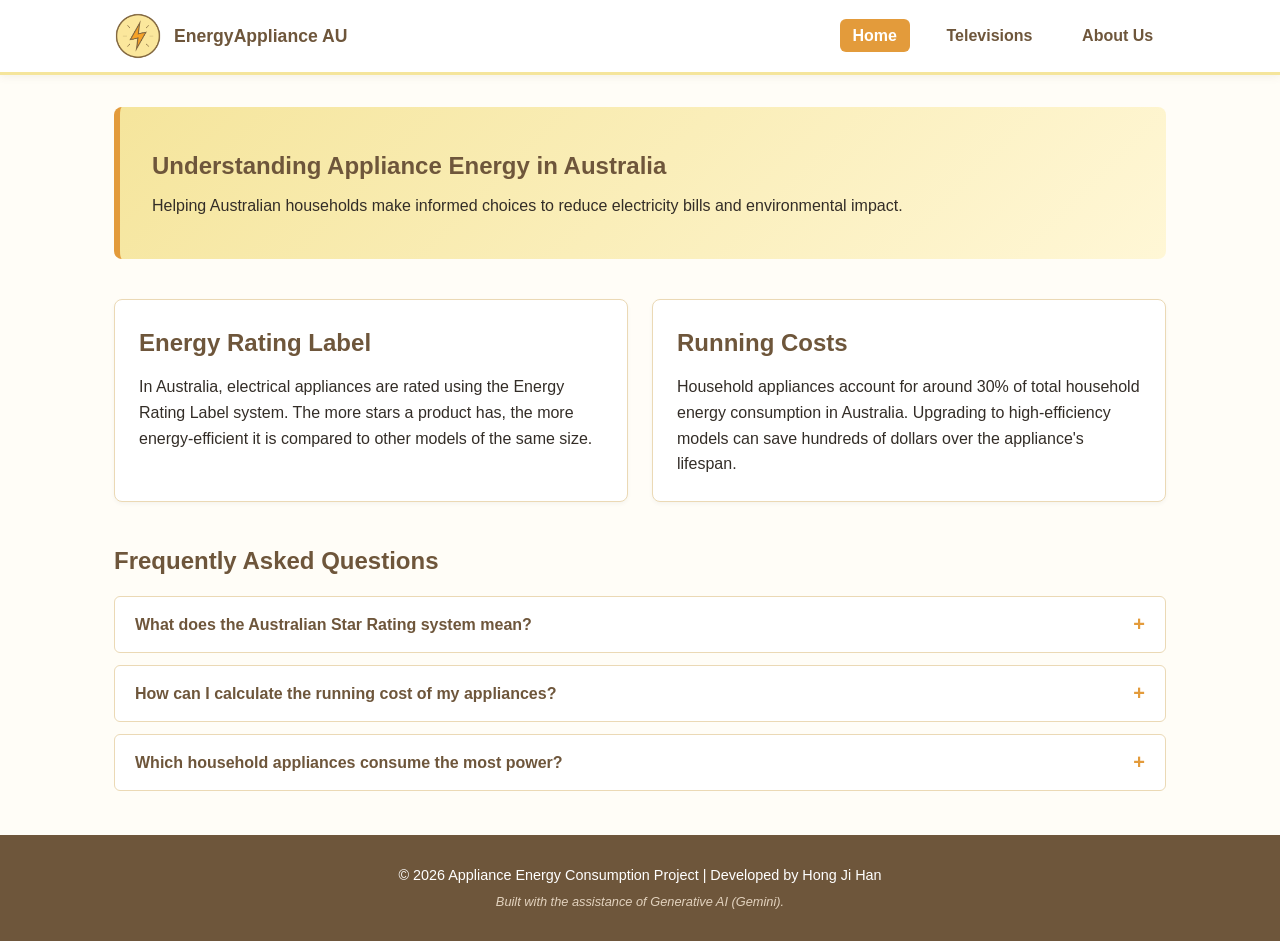
<file: Exercise 0.2/index.html>
<!DOCTYPE html>
<html lang="en">
<head>
  <meta charset="UTF-8">
  <meta name="viewport" content="width=device-width, initial-scale=1.0">
  <title>Home - Appliance Energy Consumption Website</title>
  <link rel="stylesheet" href="assets/css/style.css">
</head>
<body>

  <header>
    <nav class="navbar">
      <a href="index.html" class="nav-brand">
        <img src="assets/img/logo.png" alt="Power Logo" class="nav-logo">
        <span>EnergyAppliance AU</span>
      </a>
      <ul class="nav-links">
        <li><a href="index.html" class="active">Home</a></li>
        <li><a href="televisions.html">Televisions</a></li>
        <li><a href="about.html">About Us</a></li>
      </ul>
    </nav>
  </header>

  <main class="container">
    <section class="hero">
      <h1>Understanding Appliance Energy in Australia</h1>
      <p>Helping Australian households make informed choices to reduce electricity bills and environmental impact.</p>
    </section>

    <div class="content-grid">
      <div class="card">
        <h2>Energy Rating Label</h2>
        <p>In Australia, electrical appliances are rated using the Energy Rating Label system. The more stars a product has, the more energy-efficient it is compared to other models of the same size.</p>
      </div>
      <div class="card">
        <h2>Running Costs</h2>
        <p>Household appliances account for around 30% of total household energy consumption in Australia. Upgrading to high-efficiency models can save hundreds of dollars over the appliance's lifespan.</p>
      </div>
    </div>

    <!-- Interactive FAQ Section -->
    <section class="faq-section">
      <h2>Frequently Asked Questions</h2>
      
      <div class="accordion-item">
        <button class="accordion-header">
          <span>What does the Australian Star Rating system mean?</span>
          <span class="accordion-icon">+</span>
        </button>
        <div class="accordion-content">
          <p>The Energy Rating Label displays a star rating between 1 and 10 stars alongside an annual energy consumption figure (kWh/year). Higher stars indicate greater energy efficiency.</p>
        </div>
      </div>

      <div class="accordion-item">
        <button class="accordion-header">
          <span>How can I calculate the running cost of my appliances?</span>
          <span class="accordion-icon">+</span>
        </button>
        <div class="accordion-content">
          <p>Multiply the annual energy consumption (kWh) shown on the appliance label by your electricity tariff rate (e.g., $0.30 per kWh) to estimate annual operating costs.</p>
        </div>
      </div>

      <div class="accordion-item">
        <button class="accordion-header">
          <span>Which household appliances consume the most power?</span>
          <span class="accordion-icon">+</span>
        </button>
        <div class="accordion-content">
          <p>Heating and cooling systems consume the largest share of energy, followed by water heaters, refrigerators, and entertainment equipment including large-screen televisions.</p>
        </div>
      </div>
    </section>
  </main>

  <footer>
    <p>&copy; 2026 Appliance Energy Consumption Project | Developed by Hong Ji Han</p>
    <p class="ai-acknowledgement">Built with the assistance of Generative AI (Gemini).</p>
  </footer>

  <script src="assets/js/script.js"></script>
</body>
</html>
</file>
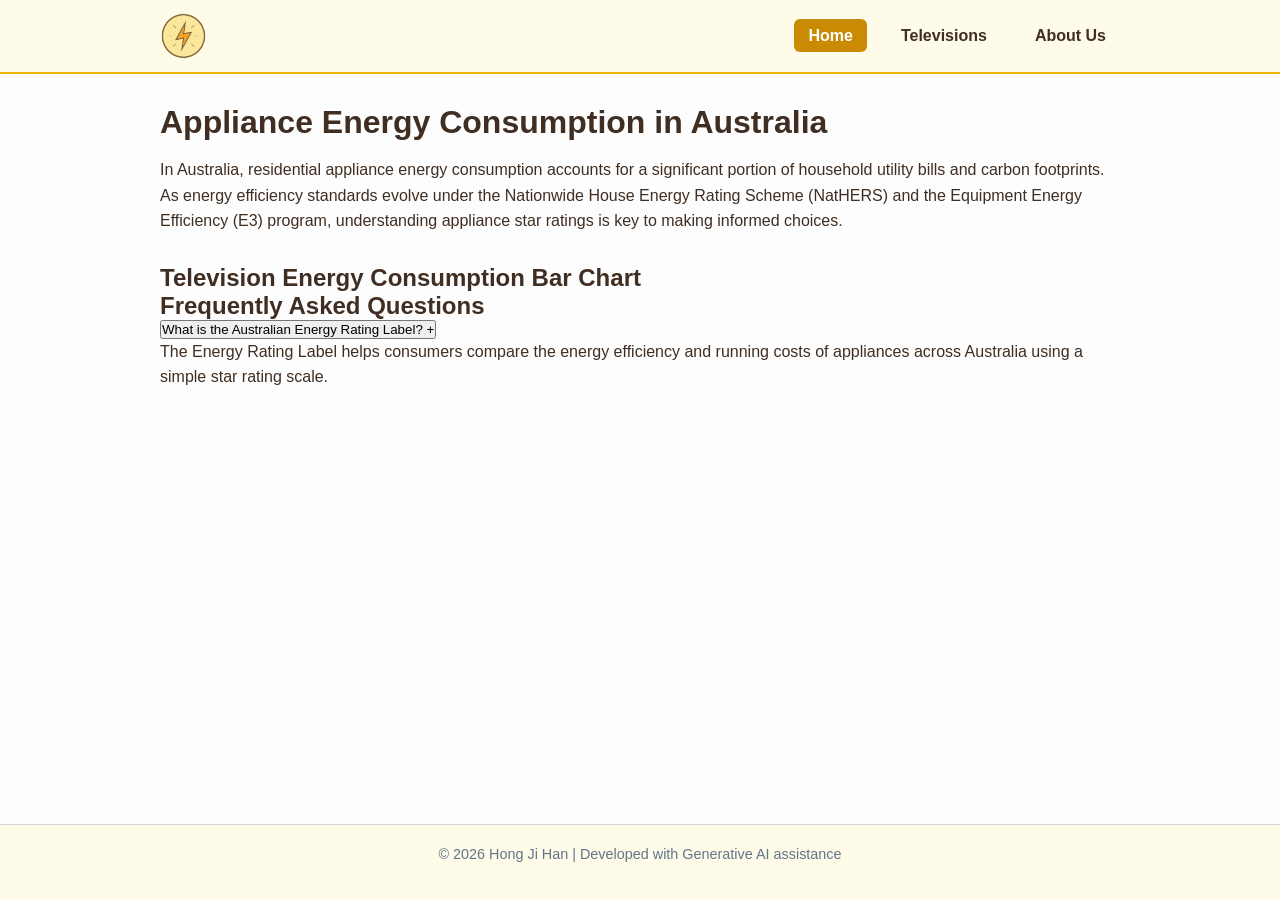
<file: Exercise 4/Exercise 4.3/index.html>
<!DOCTYPE html>
<html lang="en">
<head>
  <meta charset="UTF-8" />
  <meta name="viewport" content="width=device-width, initial-scale=1.0" />
  <title>Appliance Energy Consumption - Home</title>
<link rel="stylesheet" href="assets/css/style.css" />
</head>
<body>

  <!-- Top Navigation Menu -->
  <header>
    <nav class="navbar">
      <a href="index.html" class="logo-link">
      <img src="assets/img/logo.png" alt="Power Logo" height="48" />
      </a>
      <ul class="nav-links">
        <li><a href="index.html" class="active">Home</a></li>
        <li><a href="televisions.html">Televisions</a></li>
        <li><a href="about.html">About Us</a></li>
      </ul>
    </nav>
  </header>

  <!-- Main Content -->
  <main>
    <h1>Appliance Energy Consumption in Australia</h1>
    
    <div class="container">
      <p>
        In Australia, residential appliance energy consumption accounts for a significant portion of household utility bills and carbon footprints. As energy efficiency standards evolve under the Nationwide House Energy Rating Scheme (NatHERS) and the Equipment Energy Efficiency (E3) program, understanding appliance star ratings is key to making informed choices.
      </p>
    </div>

    <!-- Step 2: Responsive SVG Container for D3 -->
    <section style="margin-top: 30px;">
      <h2>Television Energy Consumption Bar Chart</h2>
      <div class="responsive-svg-container"></div>
    </section>

    <!-- FAQ Section -->
    <section class="faq-section">
      <h2>Frequently Asked Questions</h2>
      <div class="faq-item">
        <button class="faq-question">
          What is the Australian Energy Rating Label?
          <span class="icon">+</span>
        </button>
        <div class="faq-answer">
          <p>The Energy Rating Label helps consumers compare the energy efficiency and running costs of appliances across Australia using a simple star rating scale.</p>
        </div>
      </div>
    </section>
  </main>

  <!-- Footer -->
  <footer>
    <p>&copy; 2026 Hong Ji Han | Developed with Generative AI assistance</p>
  </footer>

  <!-- Scripts -->
  <script src="assets/js/script.js"></script>
  <!-- Keep D3 library and main.js -->
  <script src="https://d3js.org/d3.v7.min.js"></script>
  <script src="assets/js/main.js"></script>
</body>
</html>
</file>
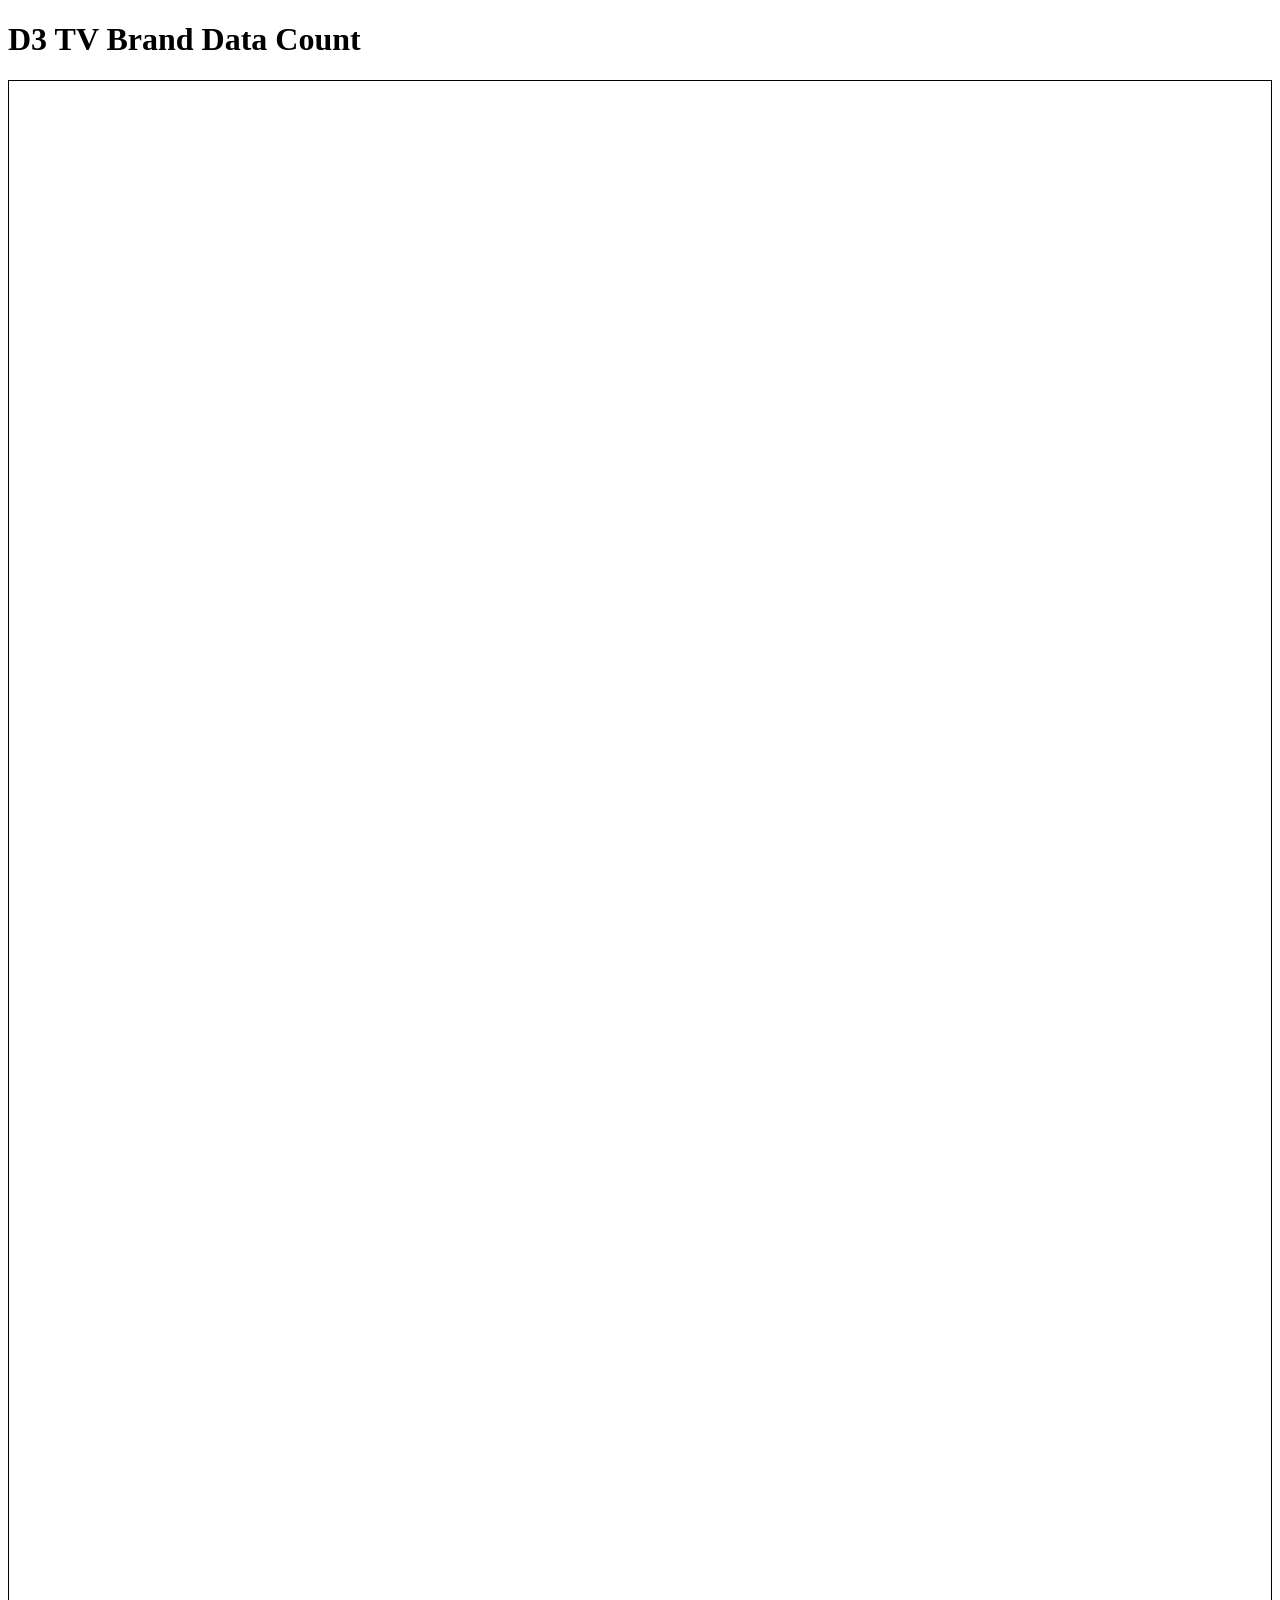
<file: Exercise 4/Exercise 4.5/index.html>
<!DOCTYPE html>
<html lang="en">
<head>
    <meta charset="UTF-8">
    <title>Exercise 4.5 - Ngai Jun Min</title>
    <script src="https://d3js.org/d3.v7.min.js"></script>
</head>
<body>
    <div class="responsive-svg-container">
        <h1>D3 TV Brand Data Count</h1>
        <svg viewBox="0 0 1200 1600" style="border: 1px solid black;"></svg>
    </div>

    <script src="chart.js"></script>
</body>
</html>
</file>
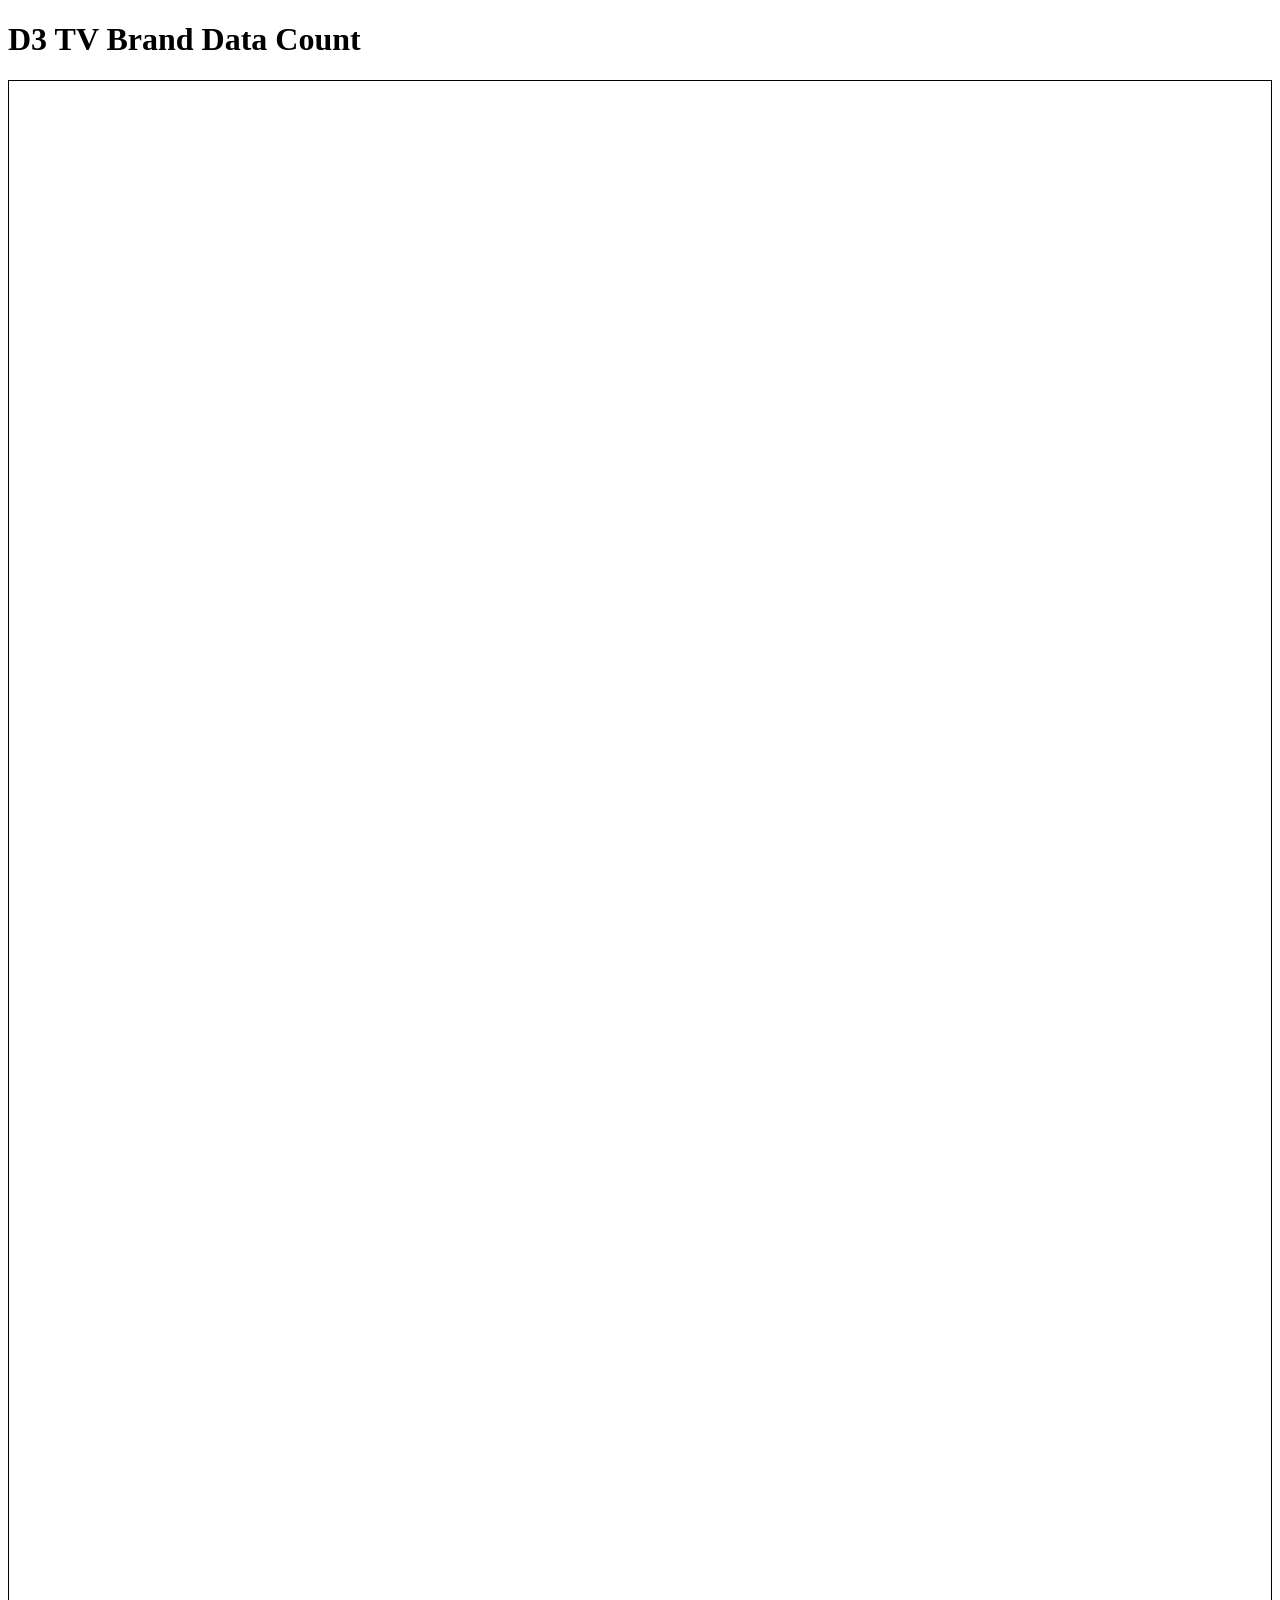
<file: Exercise 4/Exercise 4.6/index.html>
<!DOCTYPE html>
<html lang="en">
<head>
    <meta charset="UTF-8">
    <title>Exercise 4.6 - Ngai Jun Min</title>
    <!-- Load D3 -->
    <script src="https://d3js.org/d3.v7.min.js"></script>
</head>
<body>
    <!-- SVG Container for the bar chart -->
    <div class="responsive-svg-container">
        <h1>D3 TV Brand Data Count</h1>
        <!-- viewBox updated to 500 width to test scaling -->
        <svg viewBox="0 0 500 1600" style="border: 1px solid black;"></svg>
    </div>

    <!-- Load your custom script -->
    <script src="chart.js"></script>
</body>
</html>
</file>
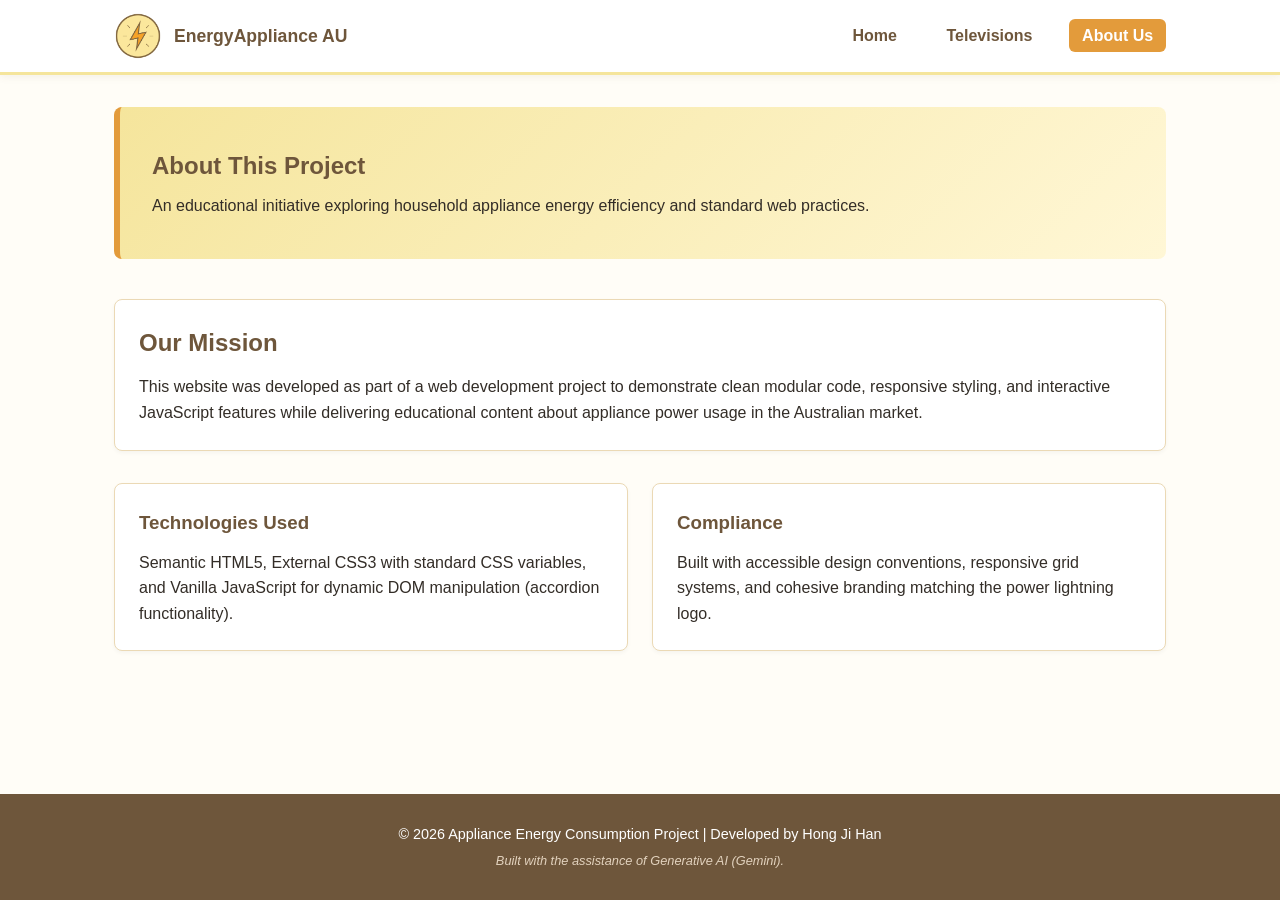
<file: Exercise 0.2/about.html>
<!DOCTYPE html>
<html lang="en">
<head>
  <meta charset="UTF-8">
  <meta name="viewport" content="width=device-width, initial-scale=1.0">
  <title>About Us - Appliance Energy Consumption Website</title>
  <link rel="stylesheet" href="assets/css/style.css">
</head>
<body>

  <header>
    <nav class="navbar">
      <a href="index.html" class="nav-brand">
        <img src="assets/img/logo.png" alt="Power Logo" class="nav-logo">
        <span>EnergyAppliance AU</span>
      </a>
      <ul class="nav-links">
        <li><a href="index.html">Home</a></li>
        <li><a href="televisions.html">Televisions</a></li>
        <li><a href="about.html" class="active">About Us</a></li>
      </ul>
    </nav>
  </header>

  <main class="container">
    <section class="hero">
      <h1>About This Project</h1>
      <p>An educational initiative exploring household appliance energy efficiency and standard web practices.</p>
    </section>

    <div class="card" style="margin-bottom: 2rem;">
      <h2>Our Mission</h2>
      <p>This website was developed as part of a web development project to demonstrate clean modular code, responsive styling, and interactive JavaScript features while delivering educational content about appliance power usage in the Australian market.</p>
    </div>

    <div class="content-grid">
      <div class="card">
        <h3>Technologies Used</h3>
        <p>Semantic HTML5, External CSS3 with standard CSS variables, and Vanilla JavaScript for dynamic DOM manipulation (accordion functionality).</p>
      </div>
      <div class="card">
        <h3>Compliance</h3>
        <p>Built with accessible design conventions, responsive grid systems, and cohesive branding matching the power lightning logo.</p>
      </div>
    </div>
  </main>

  <footer>
    <p>&copy; 2026 Appliance Energy Consumption Project | Developed by Hong Ji Han</p>
    <p class="ai-acknowledgement">Built with the assistance of Generative AI (Gemini).</p>
  </footer>

</body>
</html>
</file>
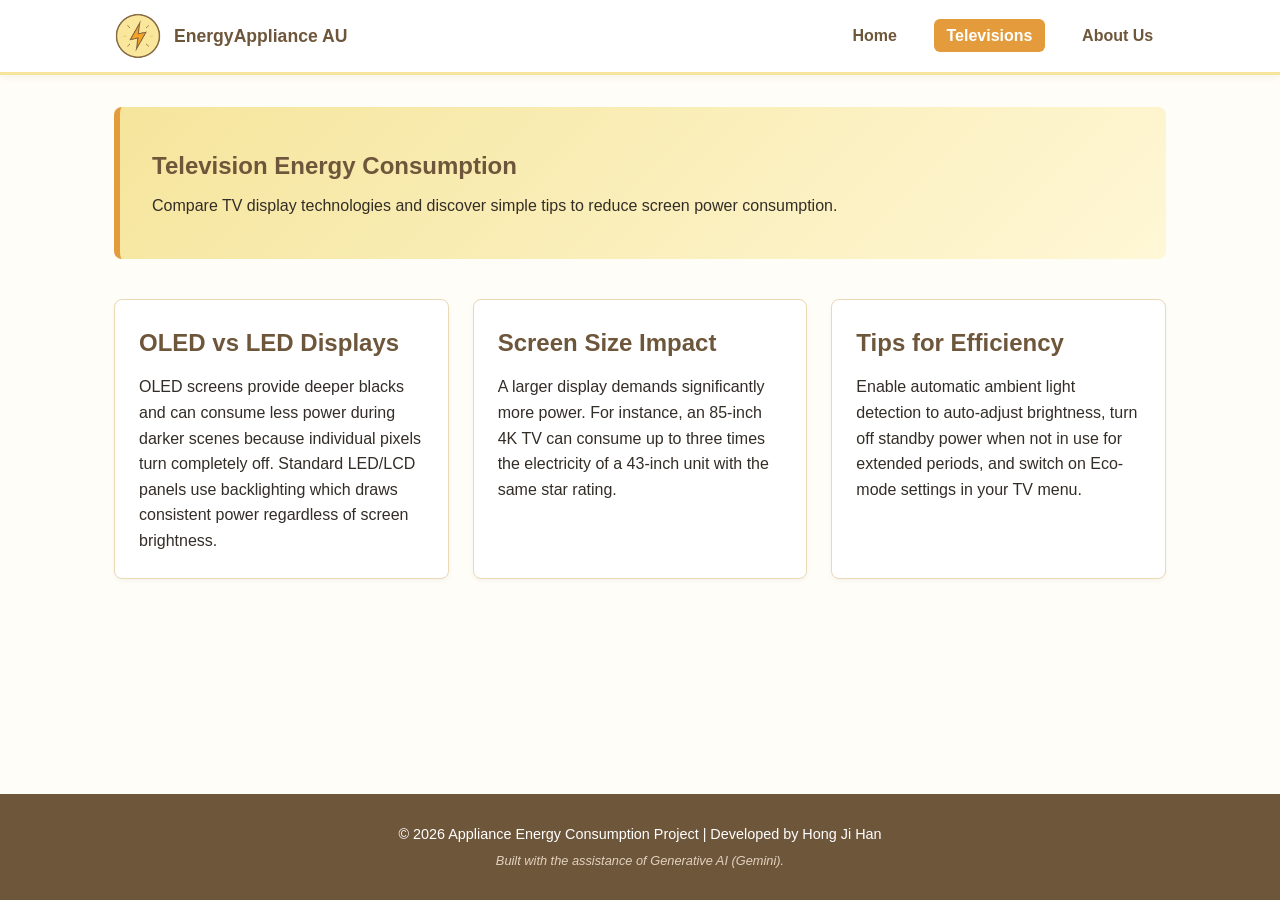
<file: Exercise 0.2/televisions.html>
<!DOCTYPE html>
<html lang="en">
<head>
  <meta charset="UTF-8">
  <meta name="viewport" content="width=device-width, initial-scale=1.0">
  <title>Televisions - Appliance Energy Consumption Website</title>
  <link rel="stylesheet" href="assets/css/style.css">
</head>
<body>

  <header>
    <nav class="navbar">
      <a href="index.html" class="nav-brand">
        <img src="assets/img/logo.png" alt="Power Logo" class="nav-logo">
        <span>EnergyAppliance AU</span>
      </a>
      <ul class="nav-links">
        <li><a href="index.html">Home</a></li>
        <li><a href="televisions.html" class="active">Televisions</a></li>
        <li><a href="about.html">About Us</a></li>
      </ul>
    </nav>
  </header>

  <main class="container">
    <section class="hero">
      <h1>Television Energy Consumption</h1>
      <p>Compare TV display technologies and discover simple tips to reduce screen power consumption.</p>
    </section>

    <div class="content-grid">
      <div class="card">
        <h2>OLED vs LED Displays</h2>
        <p>OLED screens provide deeper blacks and can consume less power during darker scenes because individual pixels turn completely off. Standard LED/LCD panels use backlighting which draws consistent power regardless of screen brightness.</p>
      </div>
      <div class="card">
        <h2>Screen Size Impact</h2>
        <p>A larger display demands significantly more power. For instance, an 85-inch 4K TV can consume up to three times the electricity of a 43-inch unit with the same star rating.</p>
      </div>
      <div class="card">
        <h2>Tips for Efficiency</h2>
        <p>Enable automatic ambient light detection to auto-adjust brightness, turn off standby power when not in use for extended periods, and switch on Eco-mode settings in your TV menu.</p>
      </div>
    </div>
  </main>

  <footer>
    <p>&copy; 2026 Appliance Energy Consumption Project | Developed by Hong Ji Han</p>
    <p class="ai-acknowledgement">Built with the assistance of Generative AI (Gemini).</p>
  </footer>

</body>
</html>
</file>
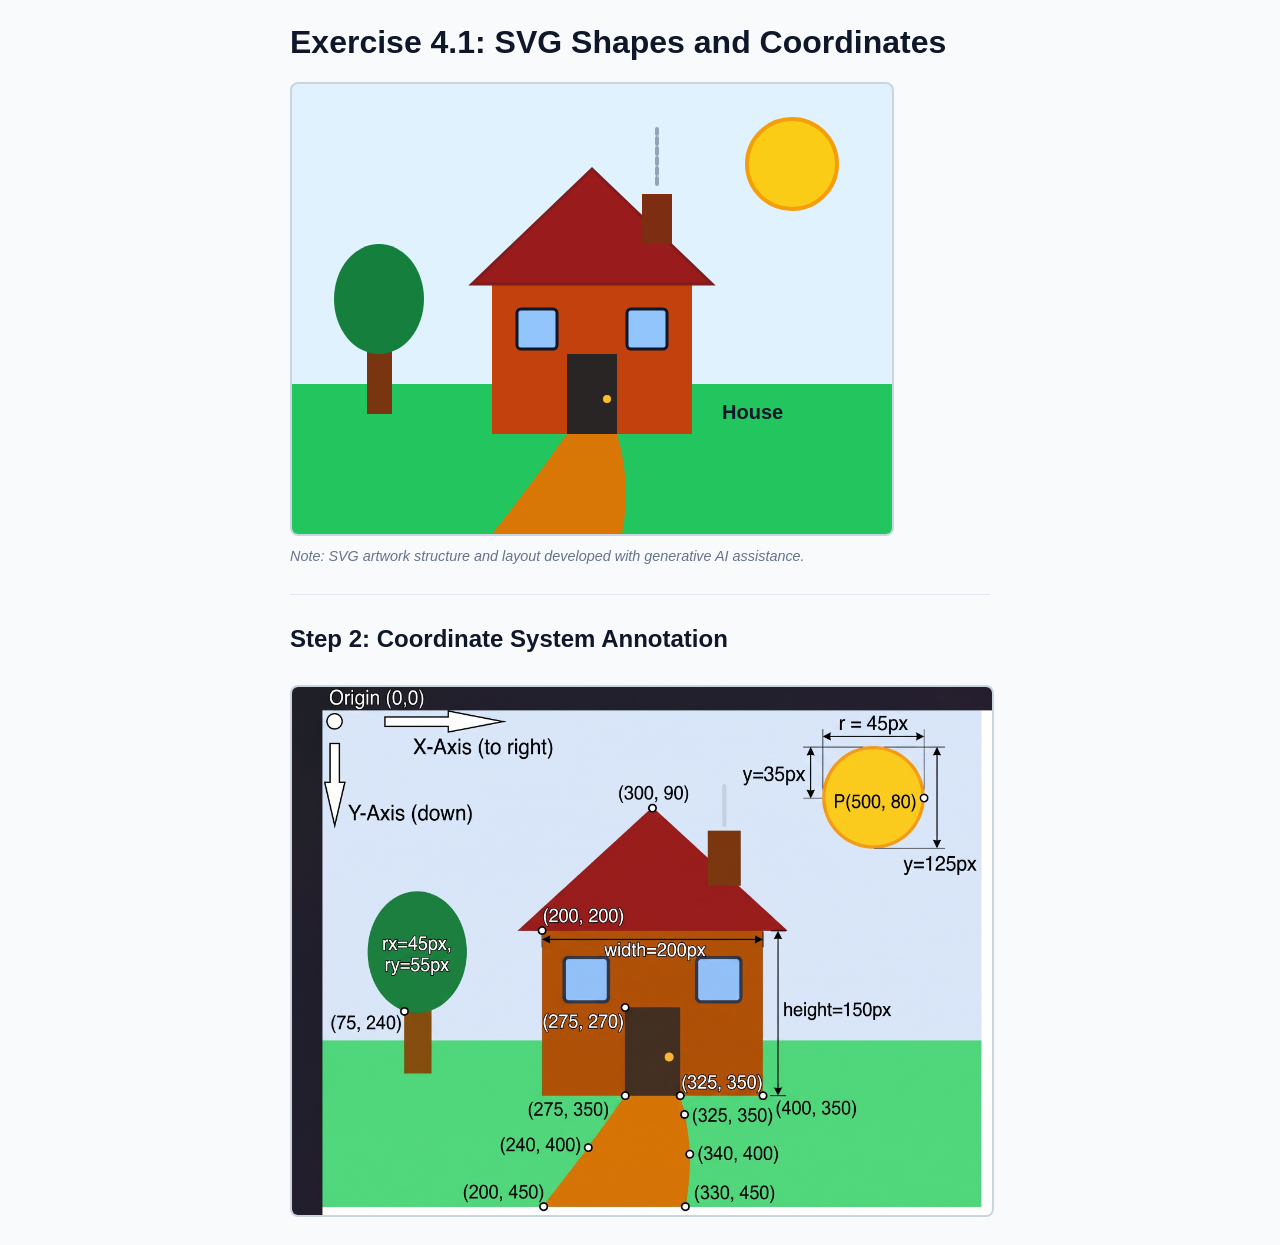
<file: Exercise 4/Exercise 4.1/house.html>
<!DOCTYPE html>
<html lang="en">
<head>
  <meta charset="UTF-8" />
  <meta name="viewport" content="width=device-width, initial-scale=1.0" />
  <title>COS30045 Exercise 4.1</title>
  <style>
    body {
      font-family: Arial, sans-serif;
      margin: 24px;
      background-color: #f8fafc;
      color: #0f172a;
    }
    .container {
      max-width: 700px;
      margin: 0 auto;
    }
    svg {
      background-color: #e0f2fe;
      border: 2px solid #cbd5e1;
      border-radius: 8px;
      display: block;
    }
    .annotated-img {
      max-width: 100%;
      border: 2px solid #cbd5e1;
      border-radius: 8px;
      margin-top: 12px;
    }
    .ai-note {
      font-size: 0.9rem;
      color: #64748b;
      margin-top: 12px;
    }
  </style>
</head>
<body>
  <div class="container">
    <h1>Exercise 4.1: SVG Shapes and Coordinates</h1>

    <!-- SVG Drawing (Step 1, Step 3, and Step 4) -->
    <svg width="600" height="450">
      
      <!-- Garden Grass (rect) -->
      <rect x="0" y="300" width="600" height="150" fill="#22c55e" />

      <!-- Sun (circle with custom stroke) -->
      <circle cx="500" cy="80" r="45" fill="#facc15" stroke="#f59e0b" stroke-width="4" />

      <!-- Tree: Trunk (rect) and Leaves (ellipse) -->
      <rect x="75" y="240" width="25" height="90" fill="#78350f" />
      <ellipse cx="87" cy="215" rx="45" ry="55" fill="#15803d" />

      <!-- House Base (rect) -->
      <rect x="200" y="200" width="200" height="150" fill="#c2410c" />

      <!-- Roof (polygon) -->
      <polygon points="180,200 300,85 420,200" fill="#991b1b" stroke="#7f1d1d" stroke-width="3" />

      <!-- Chimney (rect) -->
      <rect x="350" y="110" width="30" height="50" fill="#7c2d12" />

      <!-- Smoke Trail (line with custom dashed stroke) -->
      <line x1="365" y1="100" x2="365" y2="45" stroke="#94a3b8" stroke-width="4" stroke-linecap="round" stroke-dasharray="6 4" />

      <!-- Front Door (rect) and Knob (circle) -->
      <rect x="275" y="270" width="50" height="80" fill="#292524" />
      <circle cx="315" cy="315" r="4" fill="#fbbf24" />

      <!-- Winding Garden Path (path) -->
      <path d="M 275,350 Q 240,400 200,450 L 330,450 Q 340,400 325,350 Z" fill="#d97706" />

      <!-- Step 4: Grouped Windows with Shared Styles & Transform -->
      <g fill="#93c5fd" stroke="#0f172a" stroke-width="3">
        <!-- Window 1(connected)): Direct placement -->
        <rect x="225" y="225" width="40" height="40" rx="4" />

        <!-- Window 2(connected)): Positioned using transform="translate(x, y)" -->
        <rect x="0" y="0" width="40" height="40" rx="4" transform="translate(335, 225)" />
      </g>

      <!-- Text Label -->
      <text x="430" y="335" font-family="sans-serif" font-size="20" font-weight="bold" fill="#0f172a">House</text>
    </svg>

    <!-- Step 3 AI Declaration -->
    <p class="ai-note"><em>Note: SVG artwork structure and layout developed with generative AI assistance.</em></p>

    <hr style="margin: 30px 0; border: none; border-top: 1px solid #e2e8f0;" />

    <!-- Step 2: Coordinate System Annotation -->
    <h2>Step 2: Coordinate System Annotation</h2>
    <img src="image\coordinates_annotated.jpg" alt="Annotated SVG Coordinate System" class="annotated-img" />
  </div>
</body>
</html>
</file>
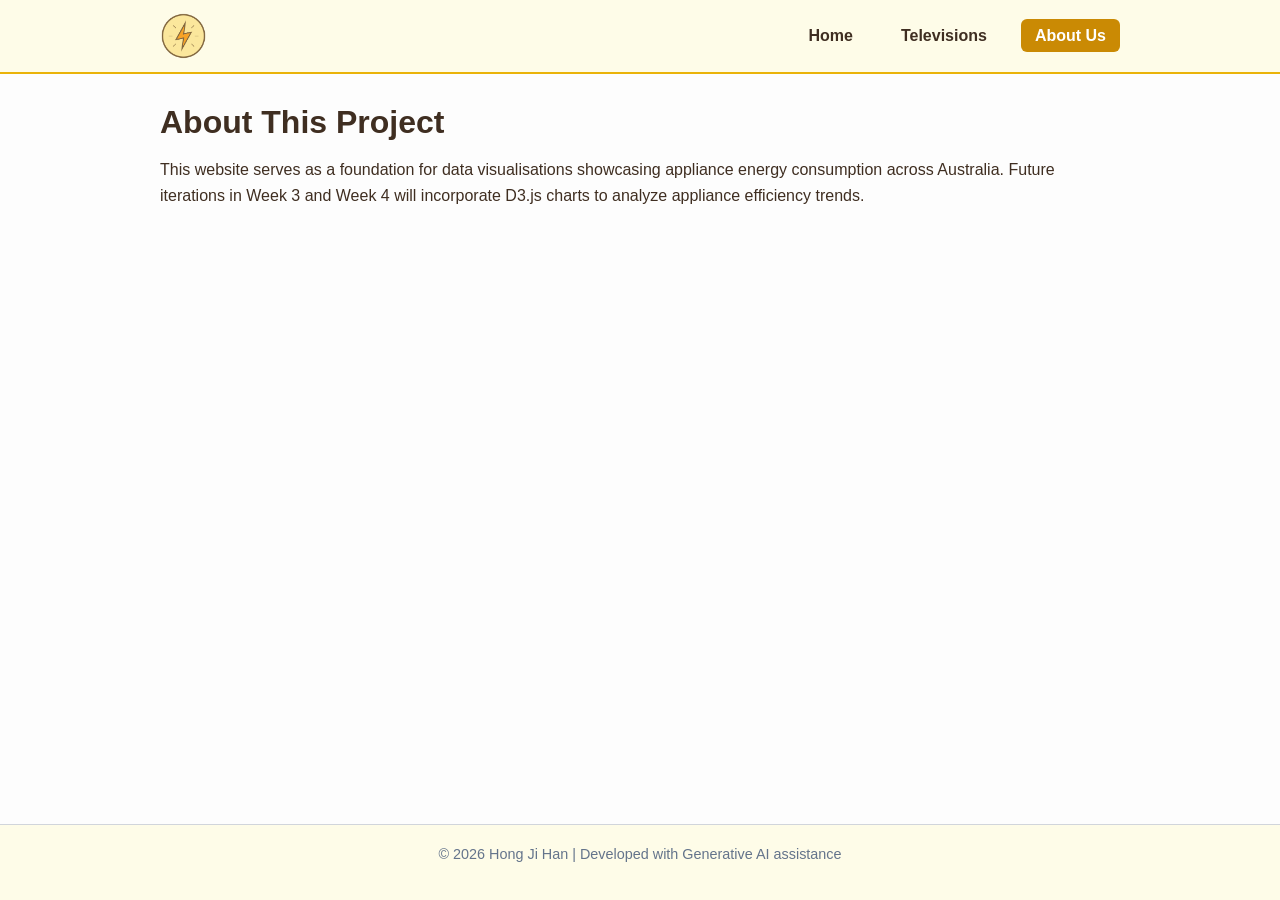
<file: Exercise 4/Exercise 4.3/about.html>
<!DOCTYPE html>
<html lang="en">
<head>
  <meta charset="UTF-8" />
  <meta name="viewport" content="width=device-width, initial-scale=1.0" />
  <title>Appliance Energy Consumption - About Us</title>
  <link rel="stylesheet" href="assets/css/style.css" />
</head>
<body>

  <header>
    <nav class="navbar">
      <a href="index.html" class="logo-link">
        <img src="assets/img/logo.png" alt="Power Logo" />
      </a>
      <ul class="nav-links">
        <li><a href="index.html">Home</a></li>
        <li><a href="televisions.html">Televisions</a></li>
        <li><a href="about.html" class="active">About Us</a></li>
      </ul>
    </nav>
  </header>

  <main>
    <h1>About This Project</h1>
    <p>
      This website serves as a foundation for data visualisations showcasing appliance energy consumption across Australia. Future iterations in Week 3 and Week 4 will incorporate D3.js charts to analyze appliance efficiency trends.
    </p>
  </main>

  <footer>
    <p>&copy; 2026 Hong Ji Han | Developed with Generative AI assistance</p>
  </footer>

</body>
</html>
</file>
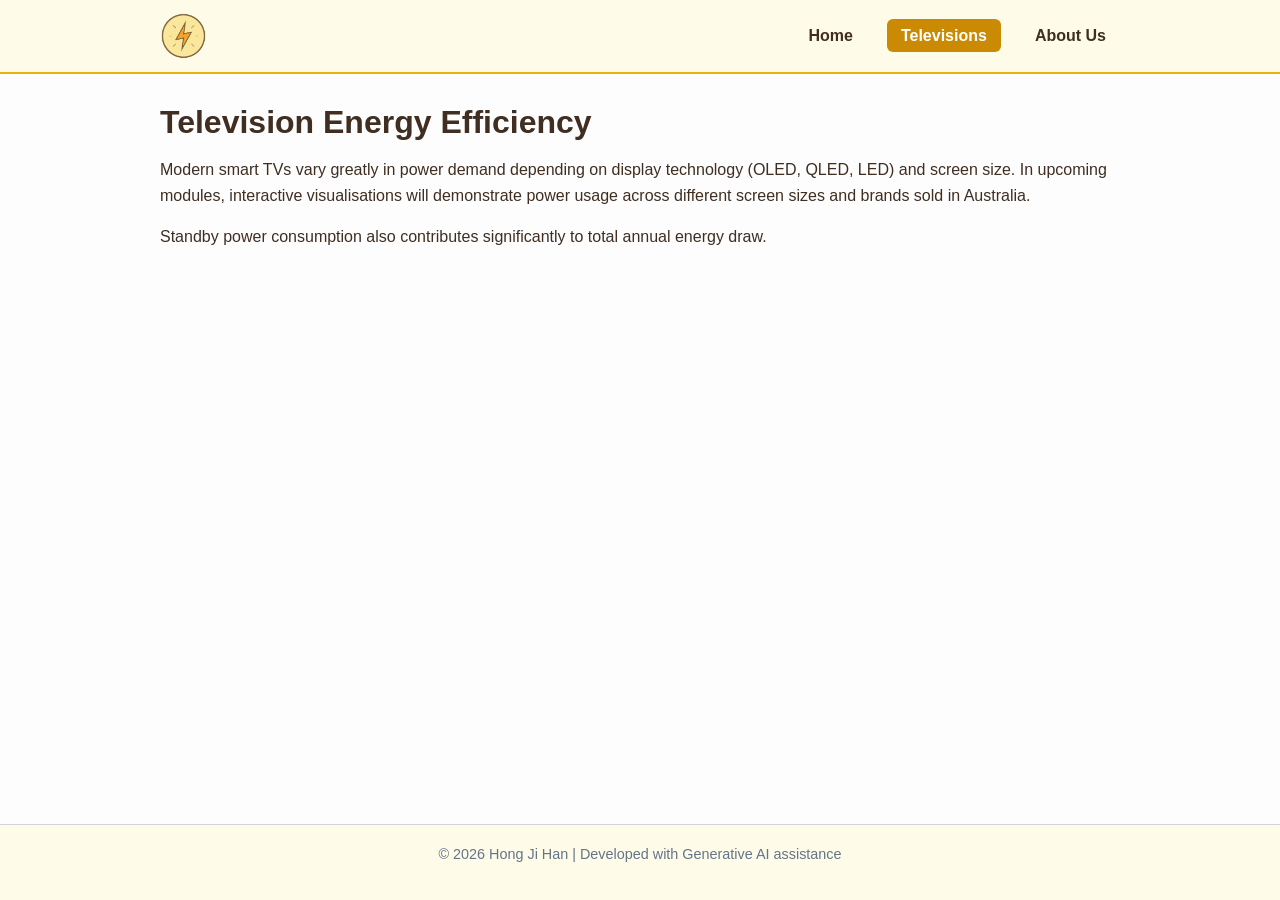
<file: Exercise 4/Exercise 4.3/televisions.html>
<!DOCTYPE html>
<html lang="en">
<head>
  <meta charset="UTF-8" />
  <meta name="viewport" content="width=device-width, initial-scale=1.0" />
  <title>Appliance Energy Consumption - Televisions</title>
  <link rel="stylesheet" href="assets/css/style.css" />
</head>
<body>

  <header>
    <nav class="navbar">
      <a href="index.html" class="logo-link">
        <img src="assets/img/logo.png" alt="Power Logo" />
      </a>
      <ul class="nav-links">
        <li><a href="index.html">Home</a></li>
        <li><a href="televisions.html" class="active">Televisions</a></li>
        <li><a href="about.html">About Us</a></li>
      </ul>
    </nav>
  </header>

  <main>
    <h1>Television Energy Efficiency</h1>
    <p>
      Modern smart TVs vary greatly in power demand depending on display technology (OLED, QLED, LED) and screen size. In upcoming modules, interactive visualisations will demonstrate power usage across different screen sizes and brands sold in Australia.
    </p>
    <p>
      Standby power consumption also contributes significantly to total annual energy draw.
    </p>
  </main>

  <footer>
    <p>&copy; 2026 Hong Ji Han | Developed with Generative AI assistance</p>
  </footer>

</body>
</html>
</file>
<file: Exercise 0.2/assets/css/style.css>
:root {
  --primary-accent: #e39b3b;
  --secondary-accent: #f5e59c;
  --dark-brown: #6e563b;
  --light-bg: #fffdf7;
  --card-bg: #ffffff;
  --text-color: #332d27;
}

* {
  box-sizing: border-box;
  margin: 0;
  padding: 0;
}

body {
  font-family: -apple-system, BlinkMacSystemFont, "Segoe UI", Roboto, Oxygen, Ubuntu, Cantarell, sans-serif;
  background-color: var(--light-bg);
  color: var(--text-color);
  line-height: 1.6;
  display: flex;
  flex-direction: column;
  min-height: 100vh;
}

header {
  background-color: #fff;
  border-bottom: 3px solid var(--secondary-accent);
  box-shadow: 0 2px 8px rgba(110, 86, 59, 0.08);
  position: sticky;
  top: 0;
  z-index: 1000;
}

.navbar {
  max-width: 1100px;
  margin: 0 auto;
  padding: 0.75rem 1.5rem;
  display: flex;
  justify-content: space-between;
  align-items: center;
}

.nav-brand {
  display: flex;
  align-items: center;
  gap: 0.75rem;
  text-decoration: none;
  color: var(--dark-brown);
  font-weight: 700;
  font-size: 1.1rem;
}

.nav-logo {
  height: 48px;
  width: 48px;
  display: block;
  transition: transform 0.2s ease;
}

.nav-brand:hover .nav-logo {
  transform: scale(1.05);
}

.nav-links {
  list-style: none;
  display: flex;
  gap: 1.5rem;
}

.nav-links a {
  text-decoration: none;
  color: var(--dark-brown);
  font-weight: 600;
  padding: 0.5rem 0.8rem;
  border-radius: 6px;
  transition: all 0.25s ease;
}

.nav-links a:hover {
  background-color: var(--secondary-accent);
  color: var(--dark-brown);
}

.nav-links a.active {
  background-color: var(--primary-accent);
  color: #fff;
}

.container {
  max-width: 1100px;
  margin: 2rem auto;
  padding: 0 1.5rem;
  flex: 1;
}

.hero {
  background: linear-gradient(135deg, var(--secondary-accent) 0%, #fff7d6 100%);
  border-left: 6px solid var(--primary-accent);
  padding: 2.5rem 2rem;
  border-radius: 8px;
  margin-bottom: 2.5rem;
}

.hero h1 {
  color: var(--dark-brown);
  margin-bottom: 0.5rem;
}

.content-grid {
  display: grid;
  grid-template-columns: repeat(auto-fit, minmax(300px, 1fr));
  gap: 1.5rem;
  margin-bottom: 2.5rem;
}

.card {
  background: var(--card-bg);
  border: 1px solid #ebd9b5;
  border-radius: 8px;
  padding: 1.5rem;
  box-shadow: 0 2px 4px rgba(0, 0, 0, 0.04);
}

.card h2, .card h3 {
  color: var(--dark-brown);
  margin-bottom: 0.75rem;
}

.faq-section {
  margin-top: 2rem;
}

.faq-section h2 {
  color: var(--dark-brown);
  margin-bottom: 1rem;
}

.accordion-item {
  border: 1px solid #ebd9b5;
  border-radius: 6px;
  margin-bottom: 0.75rem;
  background-color: var(--card-bg);
  overflow: hidden;
}

.accordion-header {
  width: 100%;
  background: none;
  border: none;
  outline: none;
  text-align: left;
  padding: 1rem 1.25rem;
  font-size: 1rem;
  font-weight: 600;
  color: var(--dark-brown);
  cursor: pointer;
  display: flex;
  justify-content: space-between;
  align-items: center;
  transition: background-color 0.2s ease;
}

.accordion-header:hover {
  background-color: rgba(245, 229, 156, 0.3);
}

.accordion-icon {
  font-size: 1.25rem;
  font-weight: bold;
  color: var(--primary-accent);
  transition: transform 0.25s ease;
}

.accordion-item.active .accordion-icon {
  transform: rotate(45deg);
}

.accordion-content {
  display: none;
  padding: 0 1.25rem 1.25rem 1.25rem;
  color: #4a4035;
  border-top: 1px dashed #ebd9b5;
}

footer {
  background-color: var(--dark-brown);
  color: #fff;
  text-align: center;
  padding: 1.5rem;
  font-size: 0.9rem;
  margin-top: auto;
}

footer p {
  margin: 0.3rem 0;
}

footer .ai-acknowledgement {
  font-size: 0.8rem;
  color: #e2d2be;
  font-style: italic;
}
</file>
<file: Exercise 4/Exercise 4.3/assets/css/style.css>
:root {
  --primary-gold: #eab308;
  --dark-gold: #ca8a04;
  --bg-light: #fefce8;
  --text-dark: #3f2e21;
  --border-color: #d1d5db;
  --white: #ffffff;
}

* {
  box-sizing: border-box;
  margin: 0;
  padding: 0;
}

body {
  font-family: Arial, sans-serif;
  color: var(--text-dark);
  background-color: #fdfdfd;
  display: flex;
  flex-direction: column;
  min-height: 100vh;
}

/* Header & Navigation */
header {
  background-color: var(--bg-light);
  border-bottom: 2px solid var(--primary-gold);
}

.navbar {
  display: flex;
  align-items: center;
  justify-content: space-between;
  max-width: 1000px;
  margin: 0 auto;
  padding: 12px 20px;
}

.logo-link img {
  height: 48px;
  width: auto;
  display: block;
}

.nav-links {
  list-style: none;
  display: flex;
  gap: 20px;
}

.nav-links a {
  text-decoration: none;
  font-weight: bold;
  color: var(--text-dark);
  padding: 8px 14px;
  border-radius: 6px;
  transition: background-color 0.2s, color 0.2s;
}

.nav-links a:hover {
  background-color: var(--primary-gold);
  color: #000;
}

.nav-links a.active {
  background-color: var(--dark-gold);
  color: var(--white);
}

/* Main Content Layout */
main {
  flex: 1;
  max-width: 1000px;
  width: 100%;
  margin: 30px auto;
  padding: 0 20px;
}

h1 {
  margin-bottom: 16px;
  color: var(--text-dark);
}

p {
  line-height: 1.6;
  margin-bottom: 16px;
}

/* Step 2: Responsive SVG Container */
.responsive-svg-container {
  margin-right: auto;
  margin-left: auto;
  width: 100%;
  max-width: 1200px;
}

/* Footer */
footer {
  background-color: var(--bg-light);
  border-top: 1px solid var(--border-color);
  text-align: center;
  padding: 18px 20px;
  font-size: 0.9rem;
  color: #64748b;
  margin-top: 40px;
}
</file>
